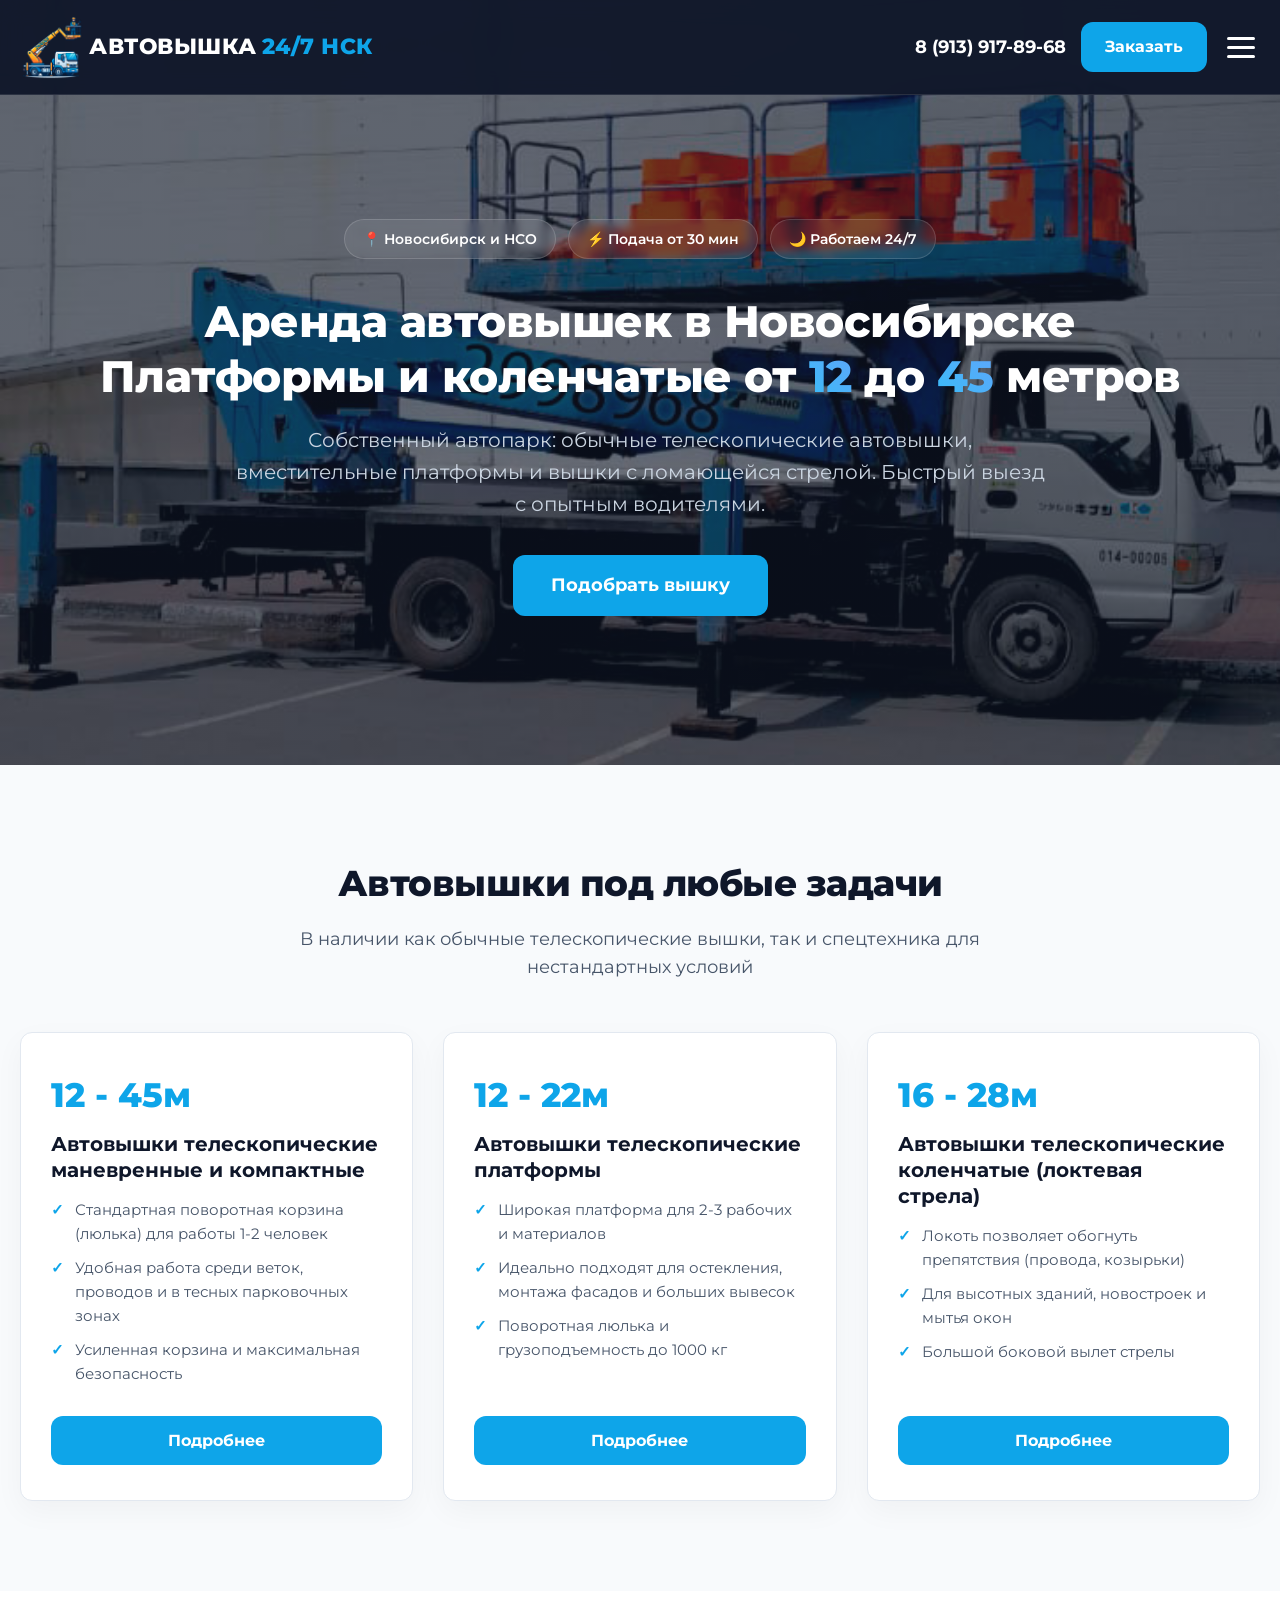
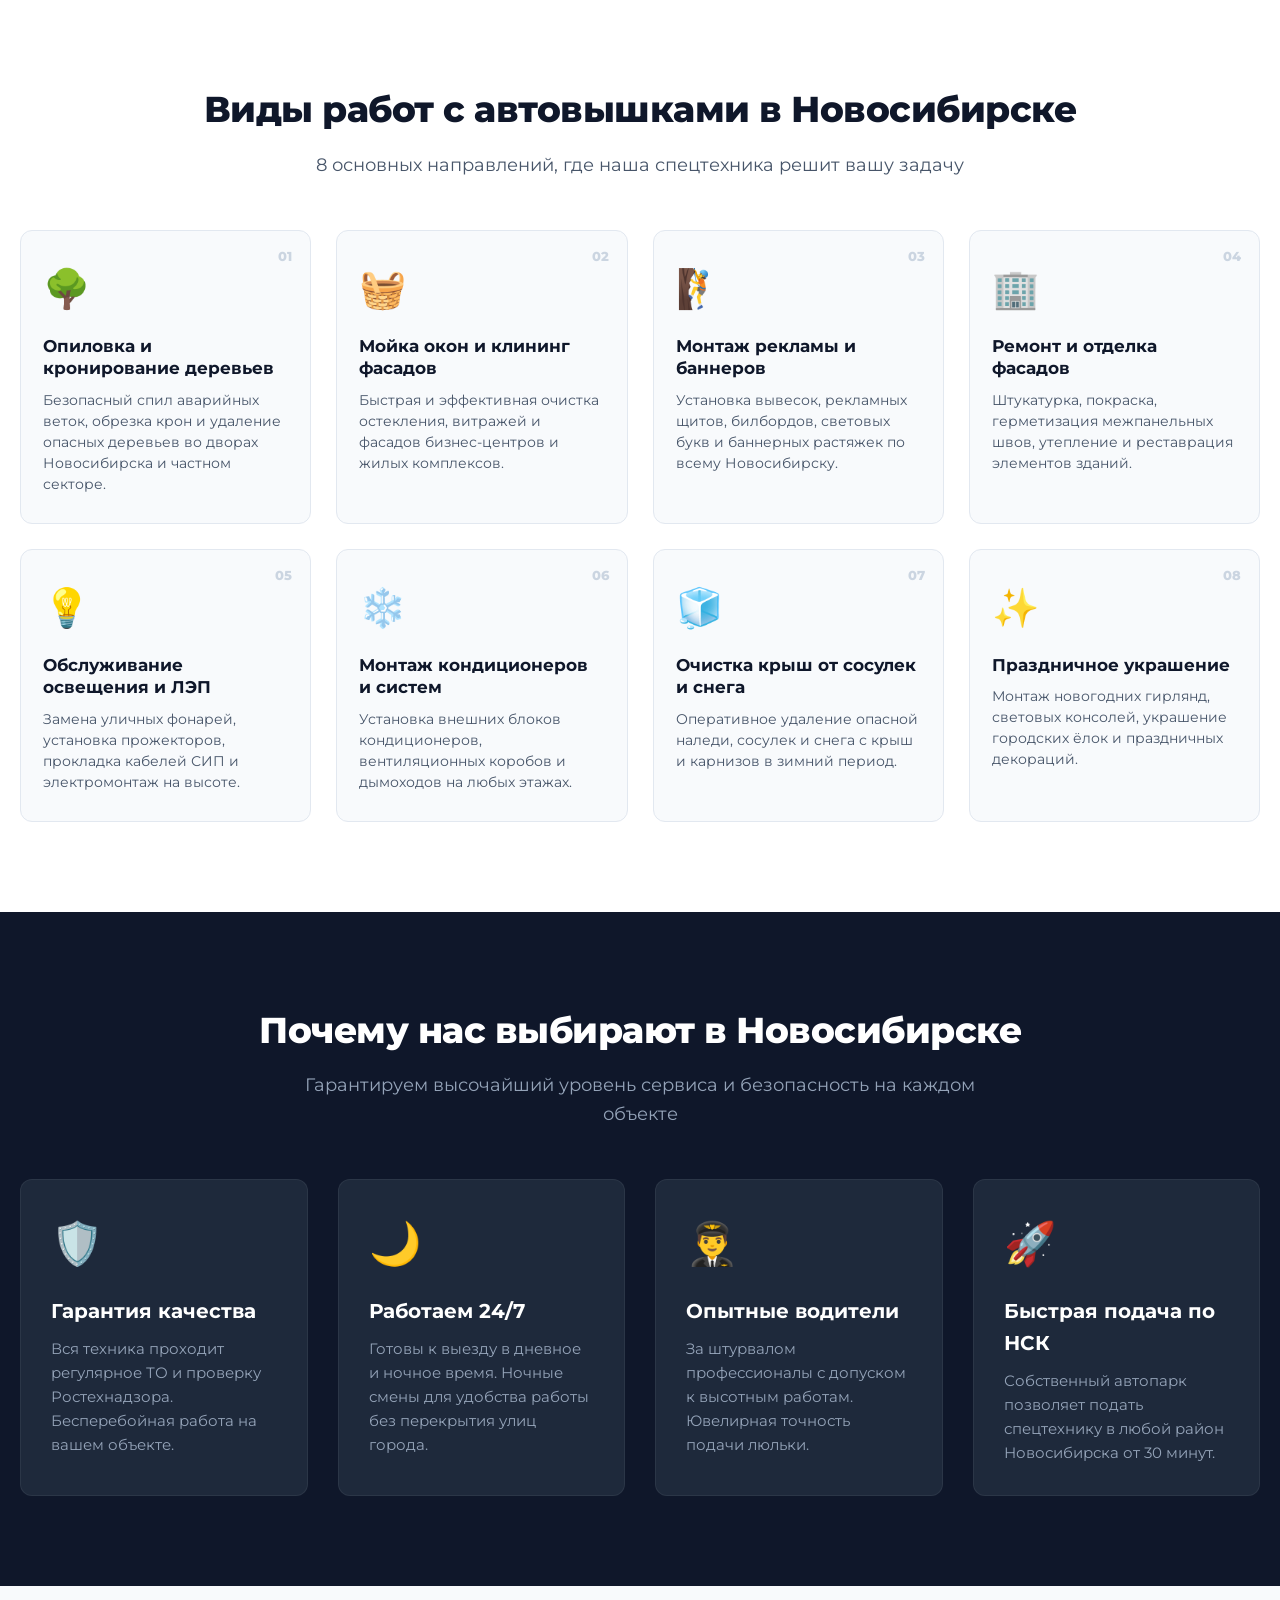
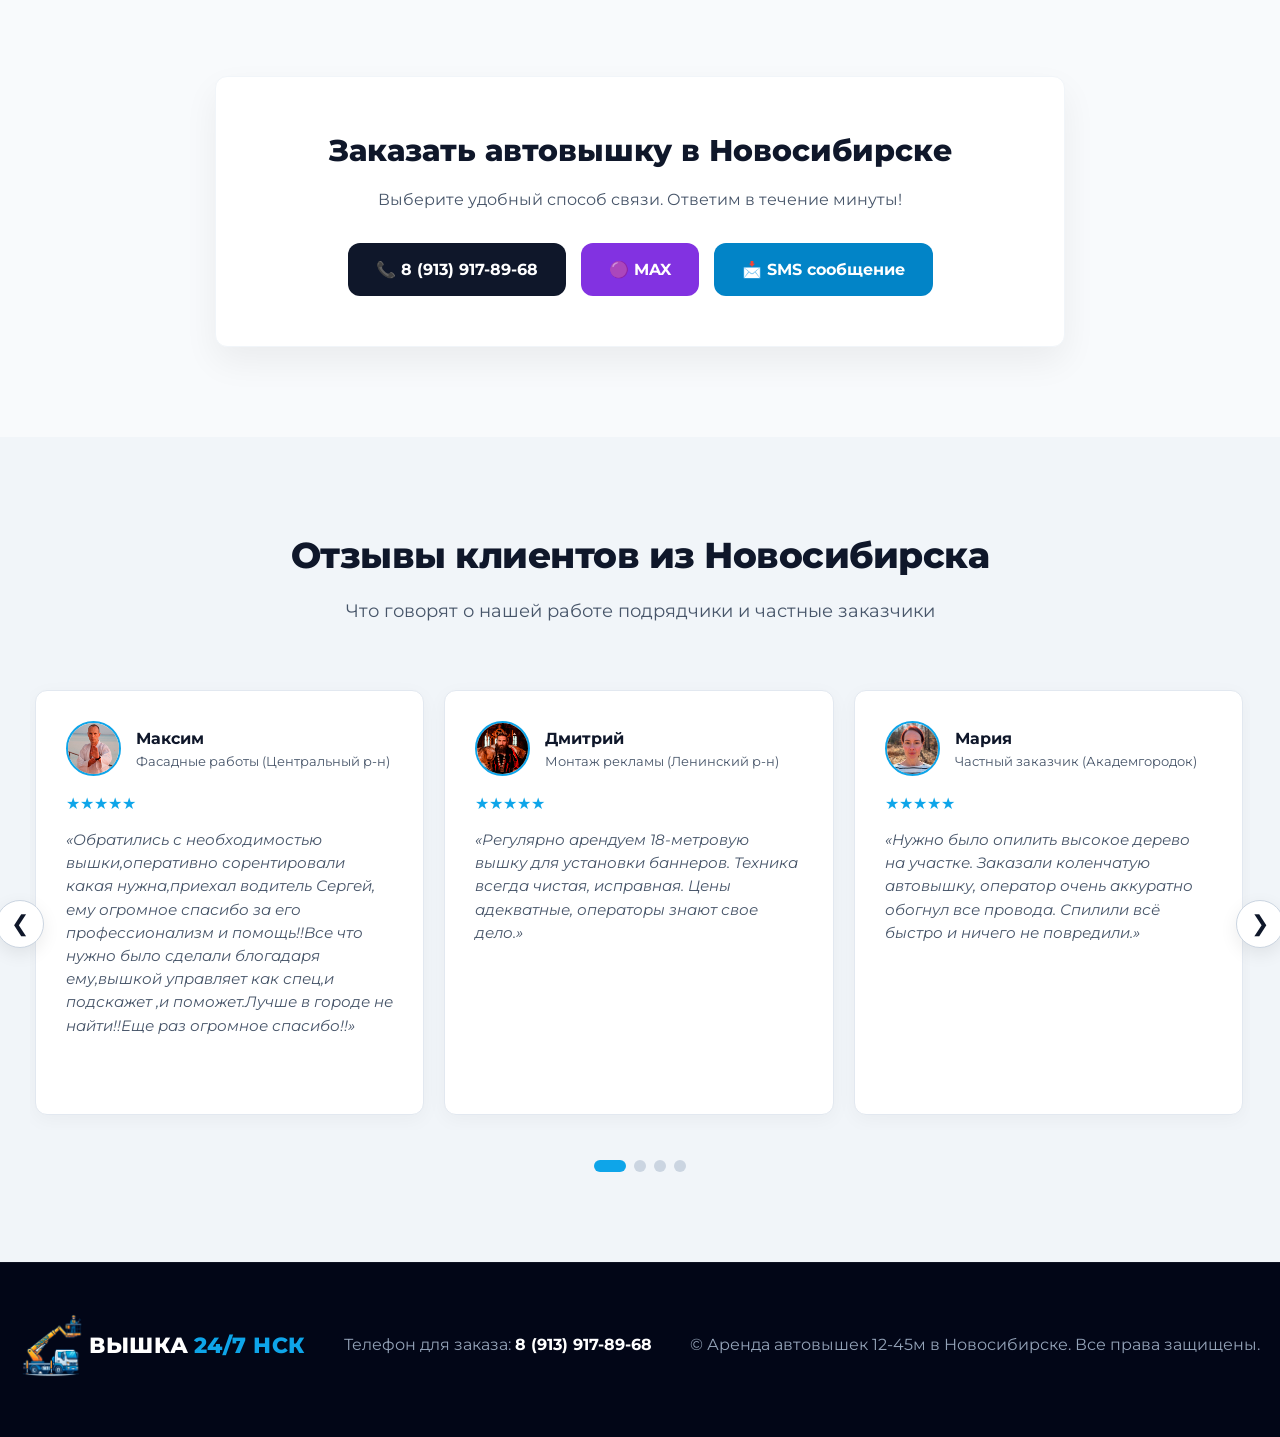
<file: index.html>
<!DOCTYPE html>
<html lang="ru">
<head>
    <meta charset="UTF-8">
    <meta name="viewport" content="width=device-width, initial-scale=1.0">
    
    <!-- SEO Основные теги -->
    <title>Аренда автовышек в Новосибирске: платформы, коленчатые, телескопические | 12-45м 24/7</title>
    <meta name="description" content="Услуги аренды обычных автовышек, автовышек-платформ и коленчатых (ломающихся) в Новосибирске и НСО. Спил деревьев, мойка окон, монтаж. Подача от 30 минут, 24/7! Звоните: 8 (913) 917-89-68.">
    <meta name="keywords" content="аренда автовышки новосибирск, автовышка платформа, локоть ломающаяся автовышка, коленчатая автовышка, заказать автовышку нск, обычная автовышка, опиловка деревьев новосибирск, мойка окон, автовышка 18 метров">
    <meta name="robots" content="index, follow">
    <link rel="canonical" href="https://evansmith333666999-debug.github.io/site-avtovishka-nsk/">

    <!-- Иконка сайта (Favicon) -->
    <link rel="icon" href="https://evansmith333666999-debug.github.io/site-avtovishka-nsk/photos/icon/logo_icon.png" type="image/png">
    <link rel="apple-touch-icon" href="https://evansmith333666999-debug.github.io/site-avtovishka-nsk/photos/icon/logo_icon.png">

    <!-- Open Graph (для соцсетей и мессенджеров) -->
    <meta property="og:title" content="Аренда автовышек и платформ в Новосибирске 12-45 метров 24/7">
    <meta property="og:description" content="Собственный автопарк: коленчатые, телескопические и платформы. Подача от 30 минут. Звоните: 8 (913) 917-89-68">
    <meta property="og:type" content="website">
    <meta property="og:url" content="https://evansmith333666999-debug.github.io/site-avtovishka-nsk/">
    <meta property="og:image" content="https://evansmith333666999-debug.github.io/site-avtovishka-nsk/photos/icon/logo_icon.png">
    <meta property="og:locale" content="ru_RU">

    <!-- Предзагрузка шрифтов -->
    <link rel="preconnect" href="https://fonts.googleapis.com">
    <link rel="preconnect" href="https://fonts.gstatic.com" crossorigin>
    <link href="https://fonts.googleapis.com/css2?family=Montserrat:wght@400;500;600;700;800&display=swap" rel="stylesheet">

    <!-- SEO Микроразметка Schema.org -->
    <script type="application/ld+json">
    {
      "@context": "https://schema.org",
      "@type": "LocalBusiness",
      "name": "Аренда автовышек в Новосибирске 24/7",
      "description": "Услуги аренды автовышек-платформ, коленчатых (ломающихся) и обычных автовышек от 12 до 45 метров в Новосибирске.",
      "telephone": "+79139178968",
      "priceRange": "RUB",
      "openingHours": "Mo-Su 00:00-24:00",
      "address": {
        "@type": "PostalAddress",
        "addressLocality": "Новосибирск",
        "addressRegion": "Новосибирская область",
        "addressCountry": "RU"
      }
    }
    </script>

    <!-- Подключение внешнего файла стилей -->
    <link rel="stylesheet" href="style.css">
</head>
<body>

    <header>
        <div class="container nav-wrapper">
            <a href="#" class="logo"><img src="photos/icon/logo_invize.png" alt="Кран" style="height: 64px; width: auto;"> Автовышка <span>24/7 НСК</span></a>
            
            <nav>
                <ul class="nav-links" id="navLinks">
                    <li><a href="#fleet" onclick="toggleMenu()">Высоты и Техника</a></li>
                    <li><a href="#works" onclick="toggleMenu()">Виды работ</a></li>
                    <li><a href="#why-us" onclick="toggleMenu()">Преимущества</a></li>
                    <li><a href="#order" onclick="toggleMenu()">Заказать</a></li>
                    <li><a href="#reviews" onclick="toggleMenu()">Отзывы</a></li>
                </ul>
            </nav>

            <div class="header-phone">
                <a href="tel:89139178968" class="phone-link">8 (913) 917-89-68</a>
                <a href="#order" class="btn">Заказать</a>
                <button class="hamburger" id="hamburger" aria-label="Открыть меню" onclick="toggleMenu()">
                    <span></span>
                    <span></span>
                    <span></span>
                </button>
            </div>
        </div>
    </header>

    <main>
        <section class="hero">
            <div class="hero-bg-container" id="heroBgContainer"></div>
            <div class="hero-overlay"></div>

            <div class="container hero-content">
                <div class="hero-badges">
                    <span class="badge">📍 Новосибирск и НСО</span>
                    <span class="badge">⚡ Подача от 30 мин</span>
                    <span class="badge">🌙 Работаем 24/7</span>
                </div>
                <h1>Аренда автовышек в Новосибирске<br>Платформы и коленчатые от <span>12</span> до <span>45</span> метров</h1>
                <p>Собственный автопарк: обычные телескопические автовышки, вместительные платформы и вышки с ломающейся стрелой. Быстрый выезд с опытным водителями.</p>
                <a href="#order" class="btn" style="font-size: 18px; padding: 16px 38px;">Подобрать вышку</a>
            </div>
        </section>

        <section class="section" id="fleet">
            <div class="container">
                <h2 class="section-title">Автовышки под любые задачи</h2>
                <p class="section-subtitle">В наличии как обычные телескопические вышки, так и спецтехника для нестандартных условий</p>
                
                <div class="fleet-grid">
                    <article class="fleet-card">
                        <div>
                            <div class="fleet-height">12 - 45м</div>
                            <h3>Автовышки телескопические маневренные и компактные</h3>
                            <ul>
                                <li>Стандартная поворотная корзина (люлька) для работы 1-2 человек</li>
                                <li>Удобная работа среди веток, проводов и в тесных парковочных зонах</li>
                                <li>Усиленная корзина и максимальная безопасность</li>
                            </ul>
                        </div>
                        <a href="#order" class="btn" style="width: 100%;">Подробнее</a>
                    </article>

                    <article class="fleet-card">
                        <div>
                            <div class="fleet-height">12 - 22м</div>
                            <h3>Автовышки телескопические платформы</h3>
                            <ul>
                                <li>Широкая платформа для 2-3 рабочих и материалов</li>
                                <li>Идеально подходят для остекления, монтажа фасадов и больших вывесок</li>
                                <li>Поворотная люлька и грузоподъемность до 1000 кг</li>
                            </ul>
                        </div>
                        <a href="#order" class="btn" style="width: 100%;">Подробнее</a>
                    </article>

                    <article class="fleet-card">
                        <div>
                            <div class="fleet-height">16 - 28м</div>
                            <h3>Автовышки телескопические коленчатые (локтевая стрела)</h3>
                            <ul>
                                <li>Локоть позволяет обогнуть препятствия (провода, козырьки)</li>
                                <li>Для высотных зданий, новостроек и мытья окон</li>
                                <li>Большой боковой вылет стрелы</li>
                            </ul>
                        </div>
                        <a href="#order" class="btn" style="width: 100%;">Подробнее</a>
                    </article>
                </div>
            </div>
        </section>

        <section class="section works-bg" id="works">
            <div class="container">
                <h2 class="section-title">Виды работ с автовышками в Новосибирске</h2>
                <p class="section-subtitle">8 основных направлений, где наша спецтехника решит вашу задачу</p>

                <div class="works-grid">
                    <div class="work-card">
                        <span class="work-num">01</span>
                        <span class="work-icon">🌳</span>
                        <h3>Опиловка и кронирование деревьев</h3>
                        <p>Безопасный спил аварийных веток, обрезка крон и удаление опасных деревьев во дворах Новосибирска и частном секторе.</p>
                    </div>

                    <div class="work-card">
                        <span class="work-num">02</span>
                        <span class="work-icon">🧺</span>
                        <h3>Мойка окон и клининг фасадов</h3>
                        <p>Быстрая и эффективная очистка остекления, витражей и фасадов бизнес-центров и жилых комплексов.</p>
                    </div>

                    <div class="work-card">
                        <span class="work-num">03</span>
                        <span class="work-icon">🧗</span>
                        <h3>Монтаж рекламы и баннеров</h3>
                        <p>Установка вывесок, рекламных щитов, билбордов, световых букв и баннерных растяжек по всему Новосибирску.</p>
                    </div>

                    <div class="work-card">
                        <span class="work-num">04</span>
                        <span class="work-icon">🏢</span>
                        <h3>Ремонт и отделка фасадов</h3>
                        <p>Штукатурка, покраска, герметизация межпанельных швов, утепление и реставрация элементов зданий.</p>
                    </div>

                    <div class="work-card">
                        <span class="work-num">05</span>
                        <span class="work-icon">💡</span>
                        <h3>Обслуживание освещения и ЛЭП</h3>
                        <p>Замена уличных фонарей, установка прожекторов, прокладка кабелей СИП и электромонтаж на высоте.</p>
                    </div>

                    <div class="work-card">
                        <span class="work-num">06</span>
                        <span class="work-icon">❄️</span>
                        <h3>Монтаж кондиционеров и систем</h3>
                        <p>Установка внешних блоков кондиционеров, вентиляционных коробов и дымоходов на любых этажах.</p>
                    </div>

                    <div class="work-card">
                        <span class="work-num">07</span>
                        <span class="work-icon">🧊</span>
                        <h3>Очистка крыш от сосулек и снега</h3>
                        <p>Оперативное удаление опасной наледи, сосулек и снега с крыш и карнизов в зимний период.</p>
                    </div>

                    <div class="work-card">
                        <span class="work-num">08</span>
                        <span class="work-icon">✨</span>
                        <h3>Праздничное украшение</h3>
                        <p>Монтаж новогодних гирлянд, световых консолей, украшение городских ёлок и праздничных декораций.</p>
                    </div>
                </div>
            </div>
        </section>

        <section class="section features" id="why-us">
            <div class="container">
                <h2 class="section-title">Почему нас выбирают в Новосибирске</h2>
                <p class="section-subtitle" style="color: #94a3b8;">Гарантируем высочайший уровень сервиса и безопасность на каждом объекте</p>

                <div class="features-grid">
                    <div class="feature-item">
                        <span class="feature-icon">🛡️</span>
                        <h3>Гарантия качества</h3>
                        <p>Вся техника проходит регулярное ТО и проверку Ростехнадзора. Бесперебойная работа на вашем объекте.</p>
                    </div>
                    <div class="feature-item">
                        <span class="feature-icon">🌙</span>
                        <h3>Работаем 24/7</h3>
                        <p>Готовы к выезду в дневное и ночное время. Ночные смены для удобства работы без перекрытия улиц города.</p>
                    </div>
                    <div class="feature-item">
                        <span class="feature-icon">👨‍✈️</span>
                        <h3>Опытные водители</h3>
                        <p>За штурвалом профессионалы с допуском к высотным работам. Ювелирная точность подачи люльки.</p>
                    </div>
                    <div class="feature-item">
                        <span class="feature-icon">🚀</span>
                        <h3>Быстрая подача по НСК</h3>
                        <p>Собственный автопарк позволяет подать спецтехнику в любой район Новосибирска от 30 минут.</p>
                    </div>
                </div>
            </div>
        </section>

        <section class="section" id="order">
            <div class="container">
                <div class="contact-box">
                    <h2 style="font-size: 30px; margin-bottom: 12px; font-weight: 800;">Заказать автовышку в Новосибирске</h2>
                    <p style="color: var(--gray-text);">Выберите удобный способ связи. Ответим в течение минуты!</p>
                    
                    <div class="messengers-grid">
                        <a href="tel:89139178968" class="m-btn m-phone">📞 8 (913) 917-89-68</a>
                        <a href="https://vk.ru/away.php?to=https%3A%2F%2Fmax.ru%2Fu%2Ff9LHodD0cOI-rHug-56DAZbK7yg4tNQnasgrd8uhKY0LYepPX0GsBmC6gvI&utf=1" target="_blank" rel="noopener" class="m-btn m-vk">🟣 MAX</a>
                        <a href="sms:+79139178968" class="m-btn m-sms">📩 SMS сообщение</a>
                    </div>
                </div>
            </div>
        </section>

        <section class="section" id="reviews" style="background: #f1f5f9;">
            <div class="container">
                <h2 class="section-title">Отзывы клиентов из Новосибирска</h2>
                <p class="section-subtitle">Что говорят о нашей работе подрядчики и частные заказчики</p>

                <div class="reviews-slider-wrapper" id="reviewsSlider">
                    <button class="slider-btn prev" id="prevBtn" aria-label="Предыдущий отзыв">❮</button>
                    <button class="slider-btn next" id="nextBtn" aria-label="Следующий отзыв">❯</button>

                    <div class="reviews-viewport">
                        <div class="reviews-track" id="reviewsTrack">
                            
                            <!-- Отзыв 1 -->
                            <div class="review-card">
                                <div>
                                    <div class="review-header">
                                        <img src="photos/reviews/1.jpg" alt="Фото клиента" class="review-avatar" loading="lazy">
                                        <div>
                                            <div class="review-name">Максим</div>
                                            <div class="review-role">Фасадные работы (Центральный р-н)</div>
                                        </div>
                                    </div>
                                    <div class="review-stars">★★★★★</div>
                                    <p class="review-text">«Обратились с необходимостью вышки,оперативно сорентировали какая нужна,приехал водитель Сергей, ему огромное спасибо за его профессионализм и помощь!!Все что нужно было сделали блогадаря ему,вышкой управляет как спец,и подскажет ,и поможет.Лучше в городе не найти!!Еще раз огромное спасибо!!»</p>
                                </div>
                            </div>

                            <!-- Отзыв 2 -->
                            <div class="review-card">
                                <div>
                                    <div class="review-header">
                                        <img src="photos/reviews/2.jpg" alt="Фото клиента" class="review-avatar" loading="lazy">
                                        <div>
                                            <div class="review-name">Дмитрий</div>
                                            <div class="review-role">Монтаж рекламы (Ленинский р-н)</div>
                                        </div>
                                    </div>
                                    <div class="review-stars">★★★★★</div>
                                    <p class="review-text">«Регулярно арендуем 18-метровую вышку для установки баннеров. Техника всегда чистая, исправная. Цены адекватные, операторы знают свое дело.»</p>
                                </div>
                            </div>

                            <!-- Отзыв 3 -->
                            <div class="review-card">
                                <div>
                                    <div class="review-header">
                                        <img src="photos/reviews/3.jpg" alt="Фото клиента" class="review-avatar" loading="lazy">
                                        <div>
                                            <div class="review-name">Мария</div>
                                            <div class="review-role">Частный заказчик (Академгородок)</div>
                                        </div>
                                    </div>
                                    <div class="review-stars">★★★★★</div>
                                    <p class="review-text">«Нужно было опилить высокое дерево на участке. Заказали коленчатую автовышку, оператор очень аккуратно обогнул все провода. Спилили всё быстро и ничего не повредили.»</p>
                                </div>
                            </div>

                            <!-- Отзыв 4 -->
                            <div class="review-card">
                                <div>
                                    <div class="review-header">
                                        <img src="photos/reviews/4.jpg" alt="Фото клиента" class="review-avatar" loading="lazy">
                                        <div>
                                            <div class="review-name">Сергей</div>
                                            <div class="review-role">Климатические системы (Октябрьский р-н)</div>
                                        </div>
                                    </div>
                                    <div class="review-stars">★★★★★</div>
                                    <p class="review-text">«Устанавливали блоки кондиционеров на 7 этаже офисного здания. Очень выручила автовышка-платформа. Задачу выполнили быстро и абсолютно безопасно!»</p>
                                </div>
                            </div>

                            <!-- Отзыв 5 -->
                            <div class="review-card">
                                <div>
                                    <div class="review-header">
                                        <img src="photos/reviews/5.jpg" alt="Фото клиента" class="review-avatar" loading="lazy">
                                        <div>
                                            <div class="review-name">Андрей</div>
                                            <div class="review-role">Частный заказчик (Весенний р-н)</div>
                                        </div>
                                    </div>
                                    <div class="review-stars">★★★★★</div>
                                    <p class="review-text">«Водители мега - адекватные мужики, сработались с первой заявки. Цены умеренные, мне есть с чем сравнивать. Техника обслуженная и ухоженная, сразу видно, что хозяин за этим следит. Надежде отдельное спасибо за оперативность и понимание! Горели по срокам, вышка приехала через 1,5 часа после нашего обращения. Будем сотрудничать постоянно, ещё раз спасибо!»</p>
                                </div>
                            </div>

                            <!-- Отзыв 6 -->
                            <div class="review-card">
                                <div>
                                    <div class="review-header">
                                        <img src="photos/reviews/6.jpg" alt="Фото клиента" class="review-avatar" loading="lazy">
                                        <div>
                                            <div class="review-name">Кристина</div>
                                            <div class="review-role">Частный заказчик (Петухова)</div>
                                        </div>
                                    </div>
                                    <div class="review-stars">★★★★★</div>
                                    <p class="review-text">«Услуга выполнена на все 100%. Советую.»</p>
                                </div>
                            </div>
                        </div>
                    </div>
                    <div class="slider-dots" id="sliderDots"></div>
                </div>
            </div>
        </section>
    </main>

    <footer>
        <div class="container">
            <div class="footer-content">
                <a href="#" class="logo"><img src="photos/icon/logo_invize.png" alt="Кран" style="height: 64px; width: auto;"> Вышка <span>24/7 НСК</span></a>
                <div>Телефон для заказа: <a href="tel:89139178968" style="color: #fff; font-weight: bold; text-decoration: none;">8 (913) 917-89-68</a></div>
                <div>© Аренда автовышек 12-45м в Новосибирске. Все права защищены.</div>
            </div>
        </div>
    </footer>

    <!-- Быстрый звонок для мобильных с новой анимацией пульсации -->
    <a href="tel:89139178968" class="mobile-call-btn" aria-label="Позвонить">📞</a>

    <!-- Подключение внешнего файла скриптов -->
    <script src="script.js"></script>
</body>
</html>
</file>
<file: style.css>
:root {
    --primary: #0ea5e9;
    --primary-hover: #0284c7;
    --dark: #0f172a;
    --dark-card: #1e293b;
    --gray-light: #f8fafc;
    --gray-text: #475569;
    --white: #ffffff;
    --radius: 12px;
    --transition: all 0.3s ease;
}

* {
    margin: 0;
    padding: 0;
    box-sizing: border-box;
    font-family: 'Montserrat', -apple-system, BlinkMacSystemFont, "Segoe UI Emoji", "Apple Color Emoji", sans-serif;
    scroll-behavior: smooth;
}

body {
    background-color: var(--gray-light);
    color: var(--dark);
    line-height: 1.6;
    overflow-x: hidden;
}

.container {
    max-width: 1400px;
    margin: 0 auto;
    padding: 0 20px;
}

/* --- Шапка --- */
header {
    position: fixed;
    top: 0;
    left: 0;
    width: 100%;
    background: rgba(15, 23, 42, 0.95);
    backdrop-filter: blur(10px);
    z-index: 1000;
    padding: 15px 0;
    border-bottom: 1px solid rgba(255,255,255,0.1);
}

.nav-wrapper {
    display: flex;
    justify-content: space-between;
    align-items: center;
}

.logo {
    font-size: 22px;
    font-weight: 800;
    color: var(--white);
    text-decoration: none;
    text-transform: uppercase;
    letter-spacing: 0.5px;
    display: flex;
    align-items: center;
    gap: 5px;
}

.logo span { color: var(--primary); }

.nav-links {
    display: flex;
    gap: 25px;
    list-style: none;
}

.nav-links a {
    color: #cbd5e1;
    text-decoration: none;
    font-weight: 500;
    font-size: 15px;
    transition: var(--transition);
}

.nav-links a:hover { color: var(--primary); }

.header-phone {
    display: flex;
    align-items: center;
    gap: 15px;
}

.phone-link {
    color: var(--white);
    font-weight: 700;
    font-size: 18px;
    text-decoration: none;
    transition: var(--transition);
}

.phone-link:hover { color: var(--primary); }

.btn {
    background: var(--primary);
    color: var(--white);
    padding: 12px 24px;
    border-radius: var(--radius);
    font-weight: 700;
    text-decoration: none;
    border: none;
    cursor: pointer;
    transition: var(--transition);
    display: inline-block;
    text-align: center;
}

.btn:hover {
    background: var(--primary-hover);
    transform: translateY(-2px);
    box-shadow: 0 5px 15px rgba(14, 165, 233, 0.4);
}

/* Гамбургер меню */
.hamburger {
    display: none;
    flex-direction: column;
    gap: 6px;
    cursor: pointer;
    background: none;
    border: none;
    padding: 5px;
}

.hamburger span {
    width: 28px;
    height: 3px;
    background-color: var(--white);
    border-radius: 2px;
    transition: var(--transition);
}

/* --- Главный экран --- */
.hero {
    position: relative;
    padding: 180px 0 110px;
    color: var(--white);
    text-align: center;
    overflow: hidden;
    min-height: 85vh;
    display: flex;
    align-items: center;
}

.hero-bg-container {
    position: absolute;
    top: 0; left: 0; width: 100%; height: 100%; z-index: 1;
}

.hero-bg-slide {
    position: absolute;
    top: 0; left: 0; width: 100%; height: 100%;
    background-size: cover;
    background-position: center;
    opacity: 0;
    transition: opacity 1.5s ease-in-out;
    transform: scale(1.03);
}

.hero-bg-slide.active {
    opacity: 1;
    transform: scale(1);
    transition: opacity 1.5s ease-in-out, transform 6s ease-out;
}

.hero-overlay {
    position: absolute;
    top: 0; left: 0; width: 100%; height: 100%;
    background: linear-gradient(180deg, rgba(15, 23, 42, 0.6) 0%, rgba(15, 23, 42, 0.6) 100%);
    z-index: 2;
}

.hero-content {
    position: relative;
    z-index: 3;
    width: 100%;
}

.hero h1 {
    font-size: 44px;
    font-weight: 800;
    margin-bottom: 20px;
    line-height: 1.25;
    letter-spacing: -0.5px;
}

.hero h1 span {
    color: var(--primary);
    background: linear-gradient(45deg, #38bdf8, #60a5fa);
    -webkit-background-clip: text;
    -webkit-text-fill-color: transparent;
}

.hero p {
    font-size: 20px;
    color: #cbd5e1;
    max-width: 820px;
    margin: 0 auto 35px;
    font-weight: 400;
}

.hero-badges {
    display: flex;
    justify-content: center;
    gap: 12px;
    flex-wrap: wrap;
    margin-bottom: 35px;
}

.badge {
    background: rgba(255, 255, 255, 0.08);
    backdrop-filter: blur(5px);
    padding: 8px 18px;
    border-radius: 50px;
    font-size: 14px;
    font-weight: 600;
    border: 1px solid rgba(255, 255, 255, 0.15);
    display: inline-flex;
    align-items: center;
    gap: 6px;
}

/* --- Секции --- */
.section { padding: 90px 0; }
.section-title {
    text-align: center;
    font-size: 36px;
    font-weight: 800;
    margin-bottom: 12px;
    color: var(--dark);
    letter-spacing: -0.5px;
}
.section-subtitle {
    text-align: center;
    color: var(--gray-text);
    font-size: 18px;
    margin-bottom: 50px;
    max-width: 700px;
    margin-left: auto;
    margin-right: auto;
}

/* --- Секция Автопарка --- */
.fleet-grid {
    display: grid;
    grid-template-columns: repeat(auto-fit, minmax(300px, 1fr));
    gap: 30px;
}

.fleet-card {
    background: var(--white);
    border-radius: var(--radius);
    padding: 35px 30px;
    box-shadow: 0 10px 30px rgba(0,0,0,0.04);
    transition: var(--transition);
    border: 1px solid #e2e8f0;
    display: flex;
    flex-direction: column;
    justify-content: space-between;
}

.fleet-card:hover {
    transform: translateY(-8px);
    border-color: var(--primary);
    box-shadow: 0 20px 40px rgba(14, 165, 233, 0.12);
}

.fleet-height {
    font-size: 34px;
    font-weight: 800;
    color: var(--primary);
    margin-bottom: 8px;
}

.fleet-card h3 {
    font-size: 20px;
    margin-bottom: 15px;
    font-weight: 700;
    line-height: 1.3;
}

.fleet-card ul {
    list-style: none;
    margin-bottom: 30px;
    color: var(--gray-text);
}

.fleet-card ul li {
    margin-bottom: 10px;
    position: relative;
    padding-left: 24px;
    font-size: 15px;
}

.fleet-card ul li::before {
    content: "✓";
    position: absolute;
    left: 0;
    color: var(--primary);
    font-weight: 800;
}

/* --- СЕКЦИЯ: ВИДЫ РАБОТ --- */
.works-bg { background: #ffffff; }

.works-grid {
    display: grid;
    grid-template-columns: repeat(4, 1fr);
    gap: 25px;
}

.work-card {
    background: var(--gray-light);
    border: 1px solid #e2e8f0;
    border-radius: var(--radius);
    padding: 28px 22px;
    transition: var(--transition);
    position: relative;
    display: flex;
    flex-direction: column;
}

.work-card:hover {
    transform: translateY(-6px);
    background: var(--white);
    border-color: var(--primary);
    box-shadow: 0 15px 30px rgba(14, 165, 233, 0.15);
}

.work-num {
    position: absolute;
    top: 15px;
    right: 18px;
    font-size: 13px;
    font-weight: 800;
    color: #cbd5e1;
    transition: var(--transition);
}

.work-card:hover .work-num { color: var(--primary); }
.work-icon { font-size: 38px; margin-bottom: 16px; display: block; }

.work-card h3 {
    font-size: 17px;
    font-weight: 700;
    margin-bottom: 10px;
    color: var(--dark);
    line-height: 1.3;
}

.work-card p {
    font-size: 14px;
    color: var(--gray-text);
    line-height: 1.5;
}

/* --- Секция Преимуществ --- */
.features { background: var(--dark); color: var(--white); }
.features .section-title { color: var(--white); }

.features-grid {
    display: grid;
    grid-template-columns: repeat(auto-fit, minmax(250px, 1fr));
    gap: 30px;
}

.feature-item {
    background: var(--dark-card);
    padding: 30px;
    border-radius: var(--radius);
    border: 1px solid rgba(255,255,255,0.06);
    transition: var(--transition);
}

.feature-item:hover {
    border-color: rgba(14, 165, 233, 0.5);
    transform: translateY(-4px);
}

.feature-icon { font-size: 42px; margin-bottom: 18px; display: block; }
.feature-item h3 { font-size: 20px; margin-bottom: 10px; color: var(--white); font-weight: 700; }
.feature-item p { color: #94a3b8; font-size: 15px; }

/* --- Блок Заказа --- */
.contact-box {
    background: var(--white);
    border-radius: var(--radius);
    padding: 50px 30px;
    box-shadow: 0 15px 35px rgba(0,0,0,0.06);
    text-align: center;
    max-width: 850px;
    margin: 0 auto;
    border: 1px solid #f1f5f9;
}

.messengers-grid {
    display: flex;
    justify-content: center;
    gap: 15px;
    flex-wrap: wrap;
    margin-top: 30px;
}

.m-btn {
    display: inline-flex;
    align-items: center;
    gap: 10px;
    padding: 14px 28px;
    border-radius: var(--radius);
    color: var(--white);
    text-decoration: none;
    font-weight: 700;
    font-size: 16px;
    transition: var(--transition);
}

.m-btn:hover { opacity: 0.9; transform: translateY(-2px); }
.m-vk { background: rgb(130, 50, 225); }
.m-sms { background: #0284c7; }
.m-phone { background: var(--dark); }

/* --- Слайдер Отзывов --- */
.reviews-slider-wrapper { position: relative; padding: 0 10px; }
.reviews-viewport { overflow: hidden; padding: 15px 5px; }
.reviews-track {
    display: flex;
    gap: 20px;
    transition: transform 0.6s cubic-bezier(0.25, 1, 0.5, 1);
}

.review-card {
    flex: 0 0 calc(33.333% - 14px);
    background: var(--white);
    padding: 30px;
    border-radius: var(--radius);
    box-shadow: 0 5px 20px rgba(0,0,0,0.04);
    display: flex;
    flex-direction: column;
    justify-content: space-between;
    border: 1px solid #e2e8f0;
    transition: var(--transition);
}

.review-card:hover {
    border-color: var(--primary);
    box-shadow: 0 10px 25px rgba(14, 165, 233, 0.12);
}

.review-header { display: flex; align-items: center; gap: 15px; margin-bottom: 15px; }
.review-avatar {
    width: 55px; height: 55px; border-radius: 50%; object-fit: cover;
    background: #e2e8f0; border: 2px solid var(--primary);
}
.review-name { font-weight: 700; font-size: 16px; color: var(--dark); }
.review-role { font-size: 13px; color: var(--gray-text); }
.review-stars { color: #0ea5e9; margin-bottom: 12px; font-size: 16px; }
.review-text { color: #475569; font-size: 14.5px; font-style: italic; line-height: 1.6; }

.slider-btn {
    position: absolute; top: 50%; transform: translateY(-50%);
    width: 48px; height: 48px; background: var(--white);
    border: 1px solid #cbd5e1; border-radius: 50%; color: var(--dark);
    font-size: 22px; cursor: pointer; z-index: 10;
    box-shadow: 0 6px 18px rgba(0,0,0,0.08); transition: var(--transition);
    display: flex; align-items: center; justify-content: center;
}
.slider-btn:hover {
    background: var(--primary); color: var(--white);
    border-color: var(--primary); transform: translateY(-50%) scale(1.08);
}
.slider-btn.prev { left: -24px; }
.slider-btn.next { right: -24px; }

.slider-dots { display: flex; justify-content: center; gap: 8px; margin-top: 30px; }
.dot {
    width: 12px; height: 12px; border-radius: 50%;
    background: #cbd5e1; cursor: pointer; transition: var(--transition);
}
.dot.active { background: var(--primary); width: 32px; border-radius: 12px; }

/* --- Подвал --- */
footer {
    background: #020617; color: #94a3b8;
    padding: 50px 0 30px; border-top: 1px solid rgba(255,255,255,0.05);
}
.footer-content {
    display: flex; justify-content: space-between; align-items: center;
    flex-wrap: wrap; gap: 20px; margin-bottom: 30px;
}
.relevance-code {
    background: rgba(255,255,255,0.03); padding: 15px 20px; border-radius: 8px;
    font-family: monospace; font-size: 13px; color: #94a3b8;
    border: 1px dashed rgba(255,255,255,0.15); text-align: center;
}

/* Плавающая быстрая кнопка звонка */
.mobile-call-btn {
    display: none; position: fixed; bottom: 25px; right: 25px;
    background: var(--primary); color: var(--white);
    width: 65px; height: 65px; border-radius: 50%;
    justify-content: center; align-items: center;
    font-size: 28px; box-shadow: 0 4px 15px rgba(14, 165, 233, 0.6);
    z-index: 999; text-decoration: none;
    animation: pulse 2s infinite;
}

@keyframes pulse {
    0% { transform: scale(1); box-shadow: 0 0 0 0 rgba(14,165,233, 0.7); }
    70% { transform: scale(1.05); box-shadow: 0 0 0 15px rgba(14,165,233, 0); }
    100% { transform: scale(1); box-shadow: 0 0 0 0 rgba(14,165,233, 0); }
}

/* --- Адаптивность --- */
@media (max-width: 1024px) {
    .works-grid { grid-template-columns: repeat(2, 1fr); }
    .review-card { flex: 0 0 calc(50% - 10px); }
    .slider-btn.prev { left: -10px; }
    .slider-btn.next { right: -10px; }
}

@media (max-width: 992px) {
    .hero h1 { font-size: 38px; }
    .hero p { font-size: 18px; }
}

/* Оптимизация интерфейса для мобильных (Телефоны) */
@media (max-width: 768px) {
    header { padding: 8px 0; }
    .logo span { display: none; }
    .hamburger { display: flex; }
    .logo { font-size: 15px; }
    .logo img { height: 34px !important; }
    .header-phone { gap: 12px; }
    .phone-link { font-size: 15px; white-space: nowrap; letter-spacing: -0.5px; }

    .nav-links {
        position: fixed; 
        top: 51px;
        left: -100%;
        width: 100%; 
        height: calc(100vh - 51px);
        background: rgba(15, 23, 42, 0.98);
        flex-direction: column; align-items: center;
        padding-top: 40px; gap: 25px; transition: var(--transition);
    }
    
    .nav-links.active { left: 0; }
    .nav-links a { font-size: 20px; }
    .header-phone .btn { display: none; }

    .hero { padding: 120px 0 60px; min-height: auto; }
    .hero h1 { font-size: 28px; }
    .hero p { font-size: 16px; margin-bottom: 25px; }

    .section { padding: 55px 0; }
    .section-title { font-size: 26px; }
    .section-subtitle { font-size: 15px; margin-bottom: 35px; }

    .fleet-card { padding: 25px 20px; }
    .work-card { padding: 20px 15px; }

    .works-grid { grid-template-columns: 1fr; }
    .review-card { flex: 0 0 100%; padding: 25px 20px; }

    .slider-btn { width: 40px; height: 40px; font-size: 18px; }
    .slider-btn.prev { left: -5px; }
    .slider-btn.next { right: -5px; }

    .contact-box { padding: 30px 20px; }
    .m-btn { width: 100%; justify-content: center; }
    .mobile-call-btn { display: flex; }
}

@media (max-width: 1290px) {
    .hamburger { display: flex; }

    .nav-links {
        position: fixed; top: 70px; left: -100%;
        width: 100%; height: calc(100vh - 70px);
        background: rgba(15, 23, 42, 0.98);
        flex-direction: column; align-items: center;
        padding-top: 40px; gap: 25px; transition: var(--transition);
    }
    .nav-links.active { left: 0; }
    .nav-links a { font-size: 20px; }
}
</file>
